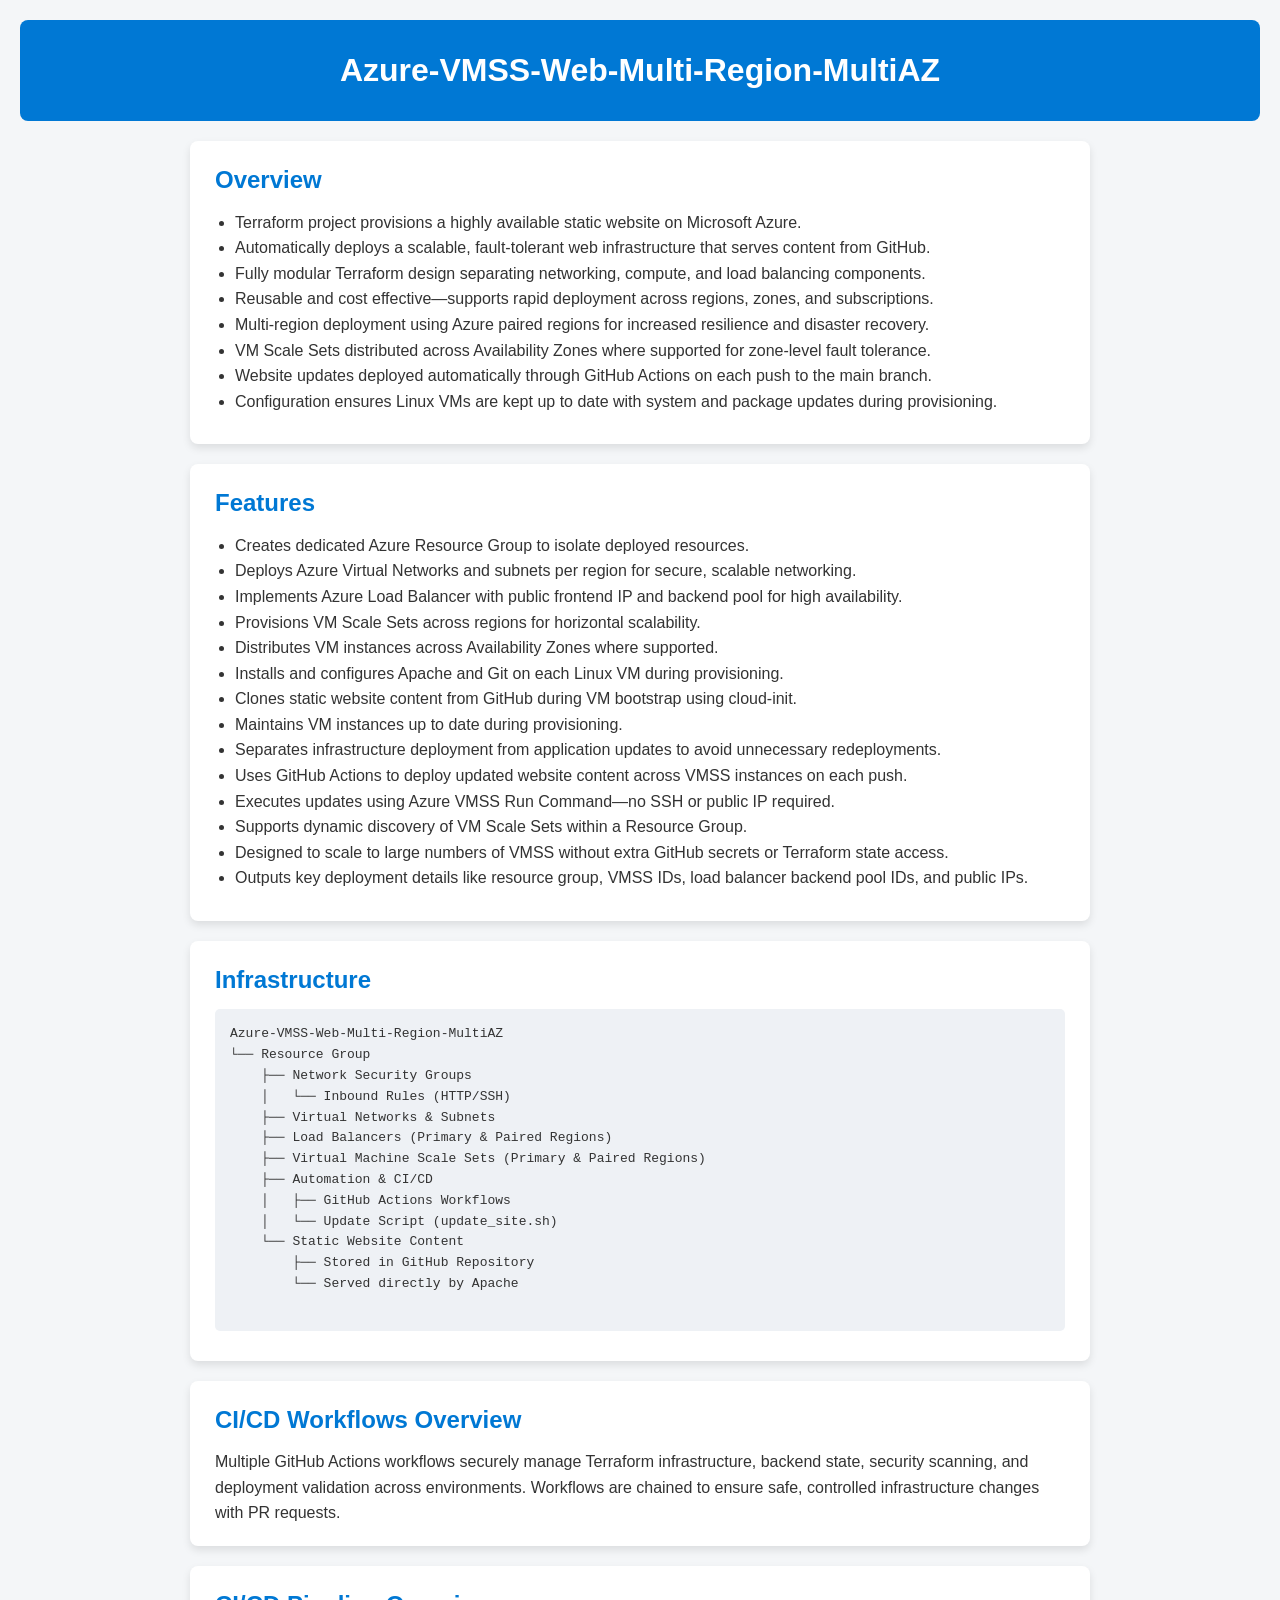
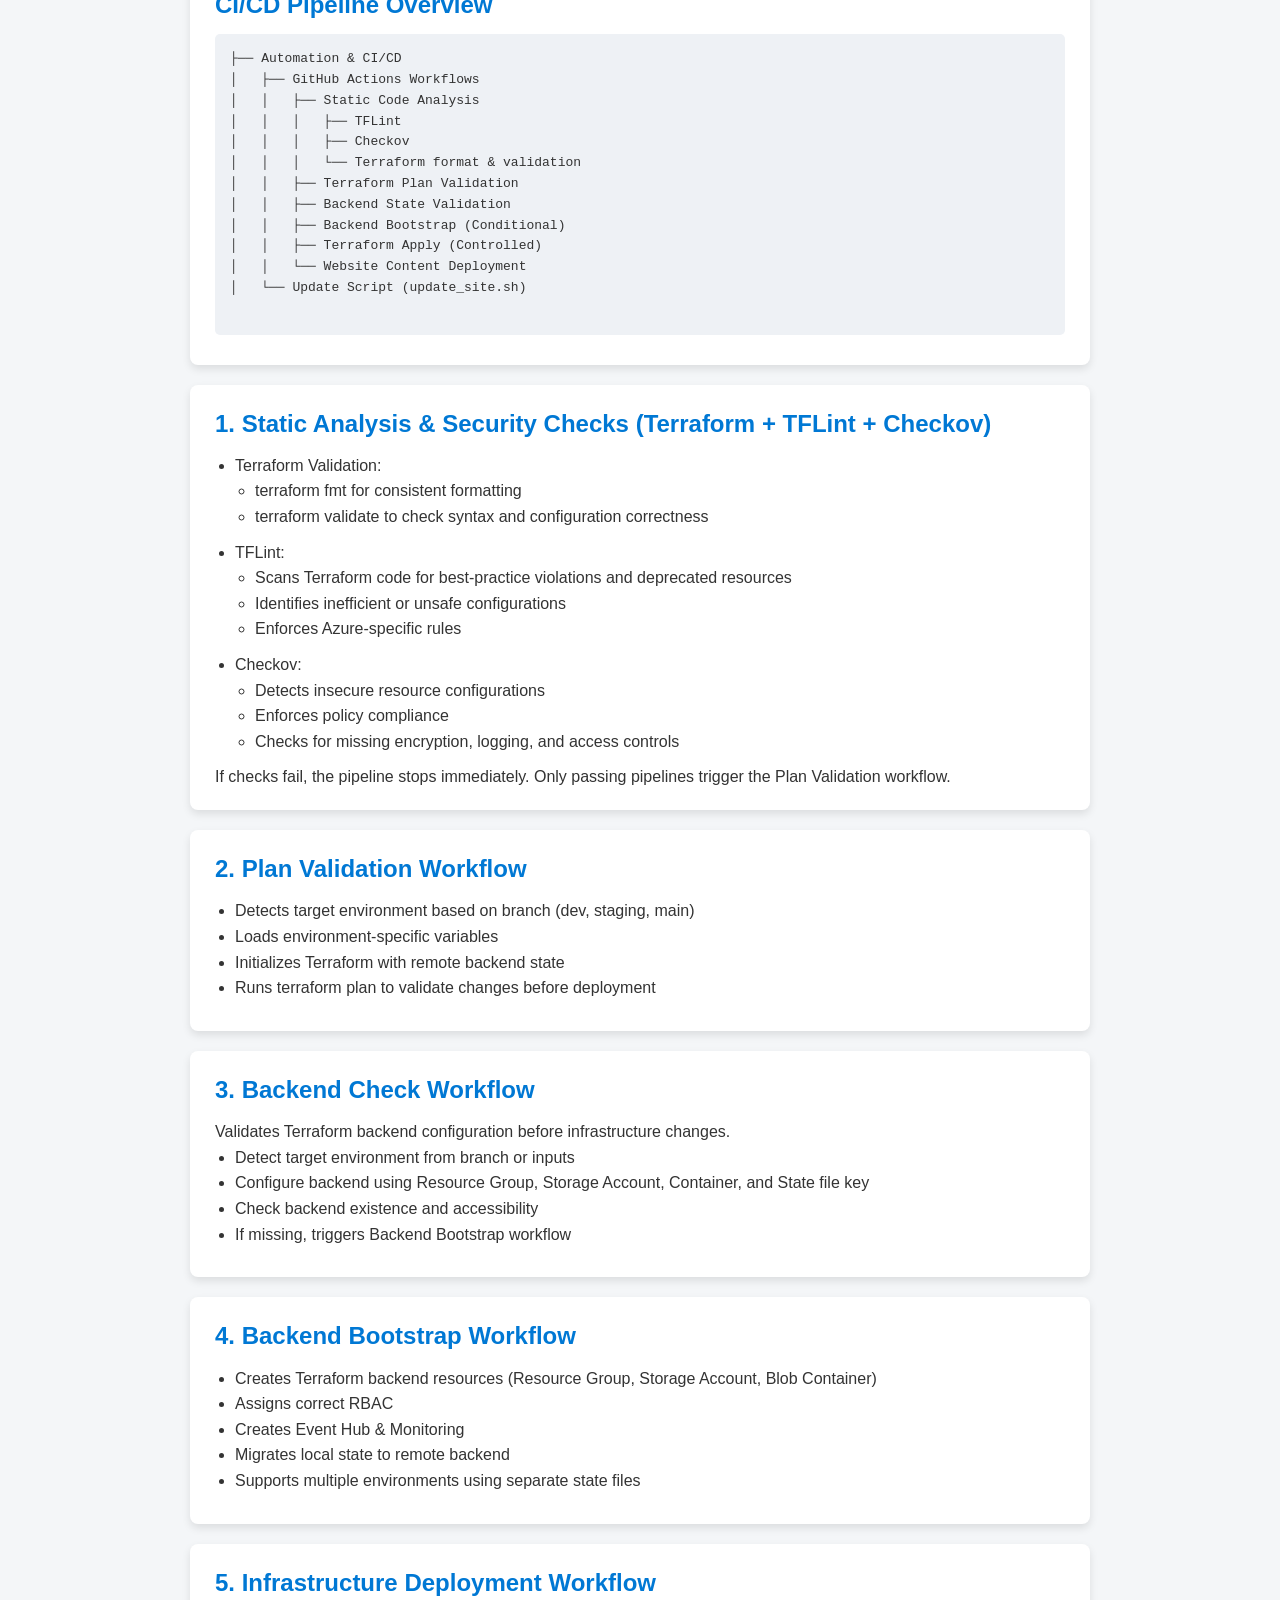
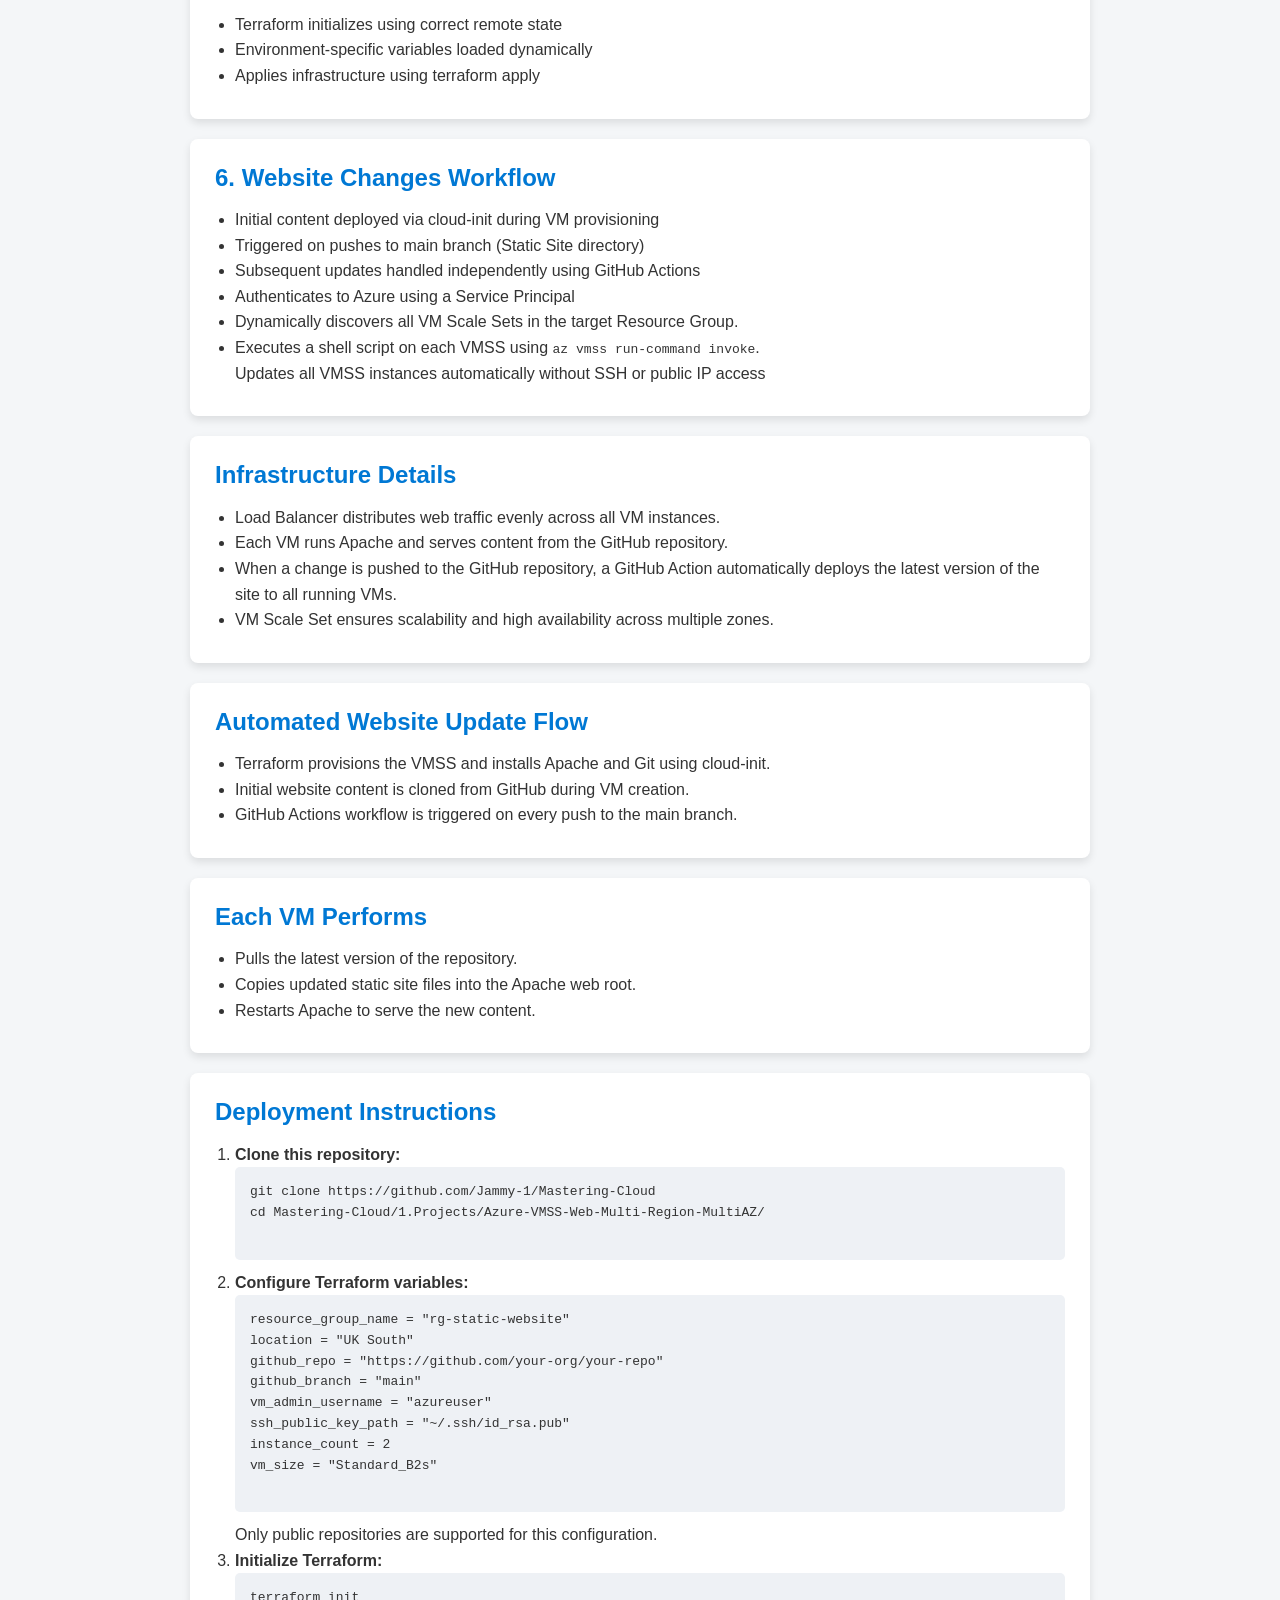
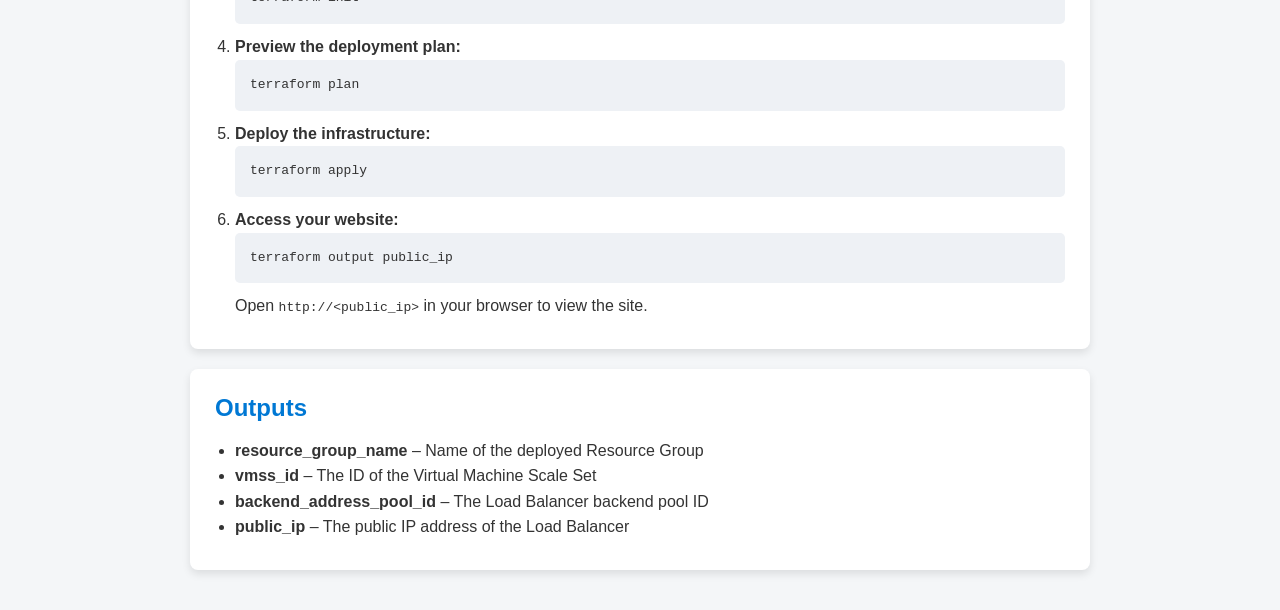
<file: 1.Projects/Azure-VMSS-Web-Multi-Region-MultiAZ/Static-Site/index.html>
<!DOCTYPE html>
<html lang="en">
  <head>
    <meta charset="UTF-8" />
    <meta name="viewport" content="width=device-width, initial-scale=1.0" />
    <title>Azure-VMSS-Web-Multi-Region-MultiAZ</title>
    <link rel="stylesheet" href="styles.css" />
  </head>

  <body>
    <header>
      <h1>Azure-VMSS-Web-Multi-Region-MultiAZ</h1>
    </header>

    <main>
      <section>
        <h2>Overview</h2>
        <ul>
          <li>
            Terraform project provisions a highly available static website on
            Microsoft Azure.
          </li>
          <li>
            Automatically deploys a scalable, fault-tolerant web infrastructure
            that serves content from GitHub.
          </li>
          <li>
            Fully modular Terraform design separating networking, compute, and
            load balancing components.
          </li>
          <li>
            Reusable and cost effective—supports rapid deployment across
            regions, zones, and subscriptions.
          </li>
          <li>
            Multi-region deployment using Azure paired regions for increased
            resilience and disaster recovery.
          </li>
          <li>
            VM Scale Sets distributed across Availability Zones where supported
            for zone-level fault tolerance.
          </li>
          <li>
            Website updates deployed automatically through GitHub Actions on
            each push to the main branch.
          </li>
          <li>
            Configuration ensures Linux VMs are kept up to date with system and
            package updates during provisioning.
          </li>
        </ul>
      </section>

      <section>
        <h2>Features</h2>
        <ul>
          <li>
            Creates dedicated Azure Resource Group to isolate deployed
            resources.
          </li>
          <li>
            Deploys Azure Virtual Networks and subnets per region for secure,
            scalable networking.
          </li>
          <li>
            Implements Azure Load Balancer with public frontend IP and backend
            pool for high availability.
          </li>
          <li>
            Provisions VM Scale Sets across regions for horizontal scalability.
          </li>
          <li>
            Distributes VM instances across Availability Zones where supported.
          </li>
          <li>
            Installs and configures Apache and Git on each Linux VM during
            provisioning.
          </li>
          <li>
            Clones static website content from GitHub during VM bootstrap using
            cloud-init.
          </li>
          <li>Maintains VM instances up to date during provisioning.</li>
          <li>
            Separates infrastructure deployment from application updates to
            avoid unnecessary redeployments.
          </li>
          <li>
            Uses GitHub Actions to deploy updated website content across VMSS
            instances on each push.
          </li>
          <li>
            Executes updates using Azure VMSS Run Command—no SSH or public IP
            required.
          </li>
          <li>
            Supports dynamic discovery of VM Scale Sets within a Resource Group.
          </li>
          <li>
            Designed to scale to large numbers of VMSS without extra GitHub
            secrets or Terraform state access.
          </li>
          <li>
            Outputs key deployment details like resource group, VMSS IDs, load
            balancer backend pool IDs, and public IPs.
          </li>
        </ul>
      </section>

      <section>
        <h2>Infrastructure</h2>
        <pre>
Azure-VMSS-Web-Multi-Region-MultiAZ
└── Resource Group
    ├── Network Security Groups
    │   └── Inbound Rules (HTTP/SSH)
    ├── Virtual Networks & Subnets
    ├── Load Balancers (Primary & Paired Regions)
    ├── Virtual Machine Scale Sets (Primary & Paired Regions)
    ├── Automation & CI/CD
    │   ├── GitHub Actions Workflows
    │   └── Update Script (update_site.sh)
    └── Static Website Content
        ├── Stored in GitHub Repository
        └── Served directly by Apache
        </pre>
      </section>

      <section>
        <h2>CI/CD Workflows Overview</h2>
        <p>
          Multiple GitHub Actions workflows securely manage Terraform
          infrastructure, backend state, security scanning, and deployment
          validation across environments. Workflows are chained to ensure safe,
          controlled infrastructure changes with PR requests.
        </p>
      </section>

      <section>
        <h2>CI/CD Pipeline Overview</h2>
        <pre>
├── Automation & CI/CD
│   ├── GitHub Actions Workflows
│   │   ├── Static Code Analysis
│   │   │   ├── TFLint
│   │   │   ├── Checkov
│   │   │   └── Terraform format & validation
│   │   ├── Terraform Plan Validation
│   │   ├── Backend State Validation
│   │   ├── Backend Bootstrap (Conditional)
│   │   ├── Terraform Apply (Controlled)
│   │   └── Website Content Deployment
│   └── Update Script (update_site.sh)
        </pre>
      </section>

      <section>
        <h2>
          1. Static Analysis & Security Checks (Terraform + TFLint + Checkov)
        </h2>
        <ul>
          <li>
            Terraform Validation:
            <ul>
              <li>terraform fmt for consistent formatting</li>
              <li>
                terraform validate to check syntax and configuration correctness
              </li>
            </ul>
          </li>
          <li>
            TFLint:
            <ul>
              <li>
                Scans Terraform code for best-practice violations and deprecated
                resources
              </li>
              <li>Identifies inefficient or unsafe configurations</li>
              <li>Enforces Azure-specific rules</li>
            </ul>
          </li>
          <li>
            Checkov:
            <ul>
              <li>Detects insecure resource configurations</li>
              <li>Enforces policy compliance</li>
              <li>
                Checks for missing encryption, logging, and access controls
              </li>
            </ul>
          </li>
        </ul>
        <p>
          If checks fail, the pipeline stops immediately. Only passing pipelines
          trigger the Plan Validation workflow.
        </p>
      </section>

      <section>
        <h2>2. Plan Validation Workflow</h2>
        <ul>
          <li>
            Detects target environment based on branch (dev, staging, main)
          </li>
          <li>Loads environment-specific variables</li>
          <li>Initializes Terraform with remote backend state</li>
          <li>Runs terraform plan to validate changes before deployment</li>
        </ul>
      </section>

      <section>
        <h2>3. Backend Check Workflow</h2>
        <p>
          Validates Terraform backend configuration before infrastructure
          changes.
        </p>
        <ul>
          <li>Detect target environment from branch or inputs</li>
          <li>
            Configure backend using Resource Group, Storage Account, Container,
            and State file key
          </li>
          <li>Check backend existence and accessibility</li>
          <li>If missing, triggers Backend Bootstrap workflow</li>
        </ul>
      </section>

      <section>
        <h2>4. Backend Bootstrap Workflow</h2>
        <ul>
          <li>
            Creates Terraform backend resources (Resource Group, Storage
            Account, Blob Container)
          </li>
          <li>Assigns correct RBAC</li>
          <li>Creates Event Hub & Monitoring</li>
          <li>Migrates local state to remote backend</li>
          <li>Supports multiple environments using separate state files</li>
        </ul>
      </section>

      <section>
        <h2>5. Infrastructure Deployment Workflow</h2>
        <ul>
          <li>Terraform initializes using correct remote state</li>
          <li>Environment-specific variables loaded dynamically</li>
          <li>Applies infrastructure using terraform apply</li>
        </ul>
      </section>

      <section>
        <h2>6. Website Changes Workflow</h2>
        <ul>
          <li>
            Initial content deployed via cloud-init during VM provisioning
          </li>
          <li>Triggered on pushes to main branch (Static Site directory)</li>
          <li>Subsequent updates handled independently using GitHub Actions</li>
          <li>Authenticates to Azure using a Service Principal</li>
          <li>
            Dynamically discovers all VM Scale Sets in the target Resource
            Group.</li>
            <li>
            Executes a shell script on each VMSS using
            <code>az vmss run-command invoke</code>.
          </li>
          </li>
            Updates all VMSS instances automatically without SSH or
            public IP access
          </li>
        </ul>
      </section>

      <section>
        <h2>Infrastructure Details</h2>
        <ul>
          <li>
            Load Balancer distributes web traffic evenly across all VM
            instances.
          </li>
          <li>
            Each VM runs Apache and serves content from the GitHub repository.
          </li>
          <li>
            When a change is pushed to the GitHub repository, a GitHub Action
            automatically deploys the latest version of the site to all running
            VMs.
          </li>
          <li>
            VM Scale Set ensures scalability and high availability across
            multiple zones.
          </li>
        </ul>
      </section>

      <section>
        <h2>Automated Website Update Flow</h2>
        <ul>
          <li>
            Terraform provisions the VMSS and installs Apache and Git using
            cloud-init.
          </li>
          <li>
            Initial website content is cloned from GitHub during VM creation.
          </li>
          <li>
            GitHub Actions workflow is triggered on every push to the main
            branch.
          </li>
        </ul>
      </section>

      <section>
        <h2>Each VM Performs</h2>
        <ul>
          <li>Pulls the latest version of the repository.</li>
          <li>Copies updated static site files into the Apache web root.</li>
          <li>Restarts Apache to serve the new content.</li>
        </ul>
      </section>

      <section>
        <h2>Deployment Instructions</h2>
        <ol>
          <li>
            <strong>Clone this repository:</strong>
            <pre>
git clone https://github.com/Jammy-1/Mastering-Cloud
cd Mastering-Cloud/1.Projects/Azure-VMSS-Web-Multi-Region-MultiAZ/
      </pre
            >
          </li>
          <li>
            <strong>Configure Terraform variables:</strong>
            <pre>
resource_group_name = "rg-static-website"
location = "UK South"
github_repo = "https://github.com/your-org/your-repo"
github_branch = "main"
vm_admin_username = "azureuser"
ssh_public_key_path = "~/.ssh/id_rsa.pub"
instance_count = 2
vm_size = "Standard_B2s"
      </pre
            >
            <p>
              Only public repositories are supported for this configuration.
            </p>
          </li>
          <li>
            <strong>Initialize Terraform:</strong>
            <pre>terraform init</pre>
          </li>
          <li>
            <strong>Preview the deployment plan:</strong>
            <pre>terraform plan</pre>
          </li>
          <li>
            <strong>Deploy the infrastructure:</strong>
            <pre>terraform apply</pre>
          </li>
          <li>
            <strong>Access your website:</strong>
            <pre>terraform output public_ip</pre>
            <p>
              Open <code>http://&lt;public_ip&gt;</code> in your browser to view
              the site.
            </p>
          </li>
        </ol>
      </section>

      <section>
        <h2>Outputs</h2>
        <ul>
          <li>
            <strong>resource_group_name</strong> – Name of the deployed Resource
            Group
          </li>
          <li>
            <strong>vmss_id</strong> – The ID of the Virtual Machine Scale Set
          </li>
          <li>
            <strong>backend_address_pool_id</strong> – The Load Balancer backend
            pool ID
          </li>
          <li>
            <strong>public_ip</strong> – The public IP address of the Load
            Balancer
          </li>
        </ul>
      </section>
    </main>
  </body>
</html>
</file>
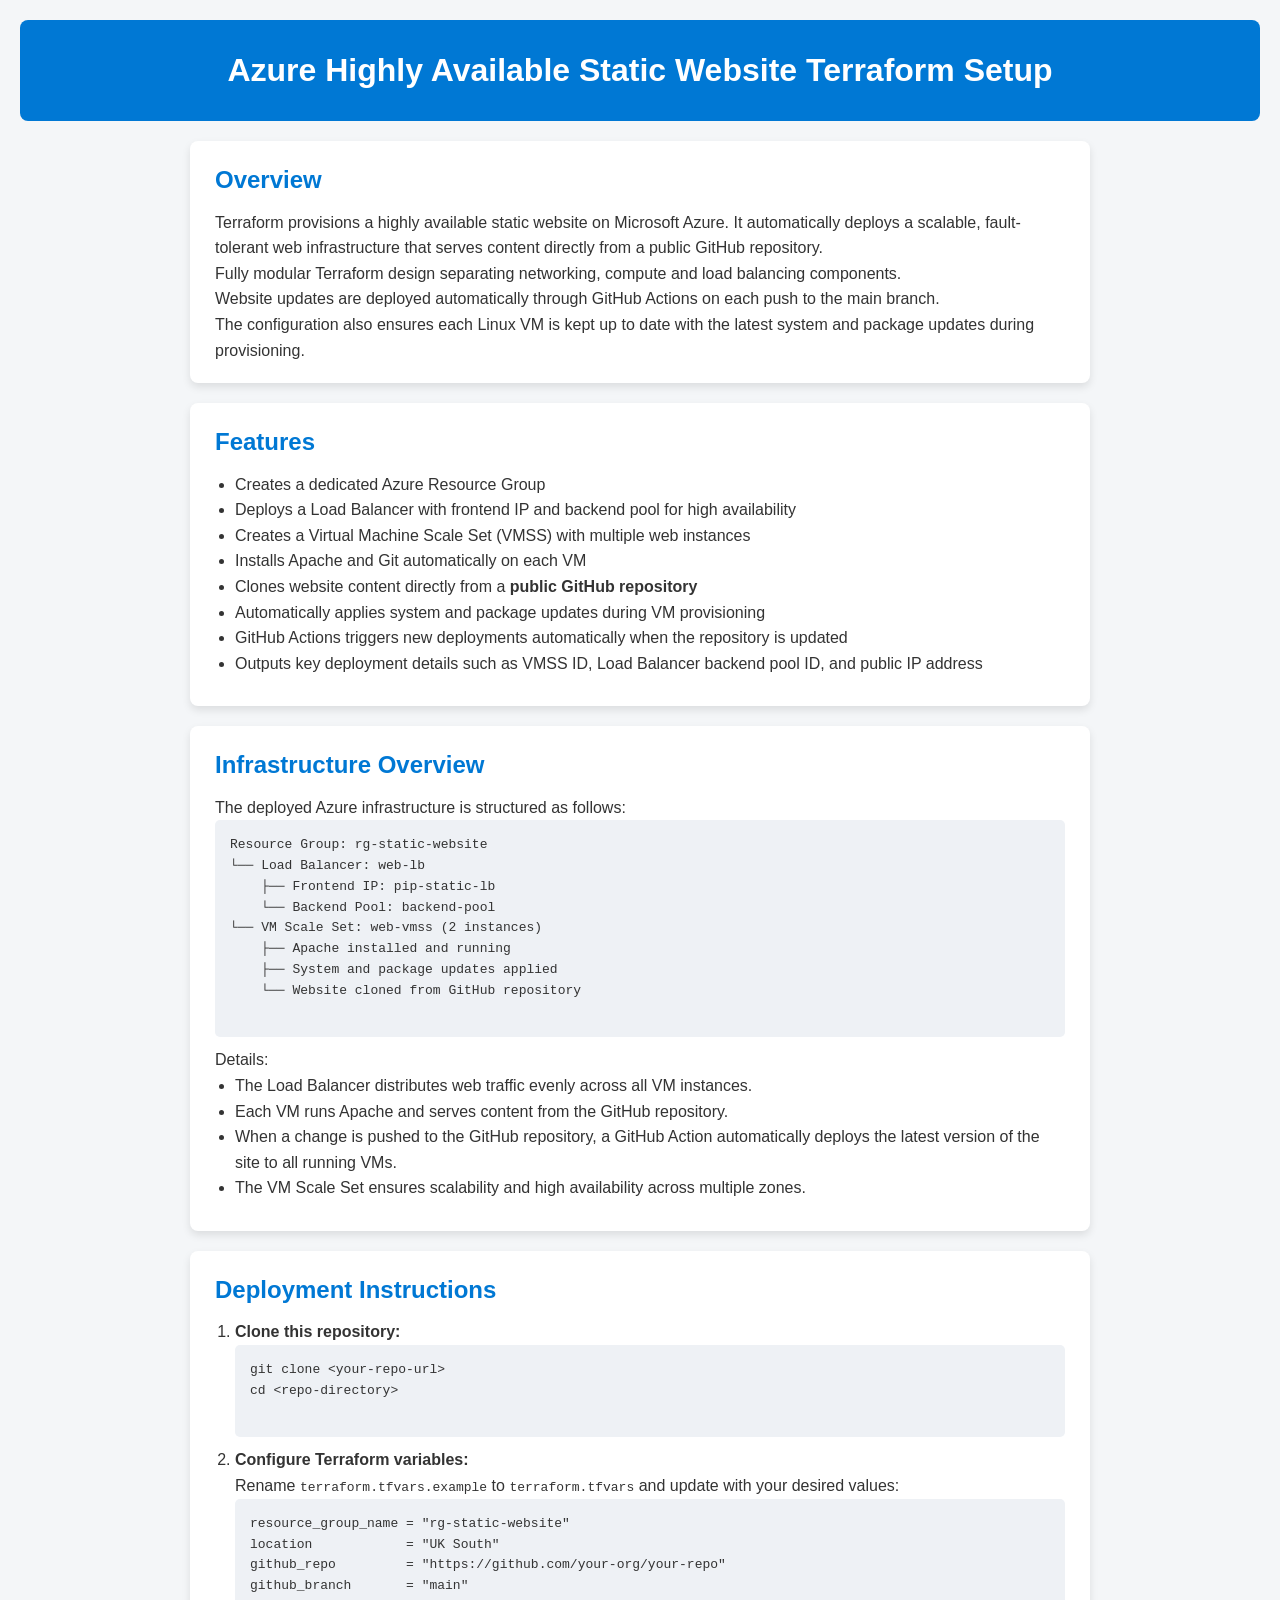
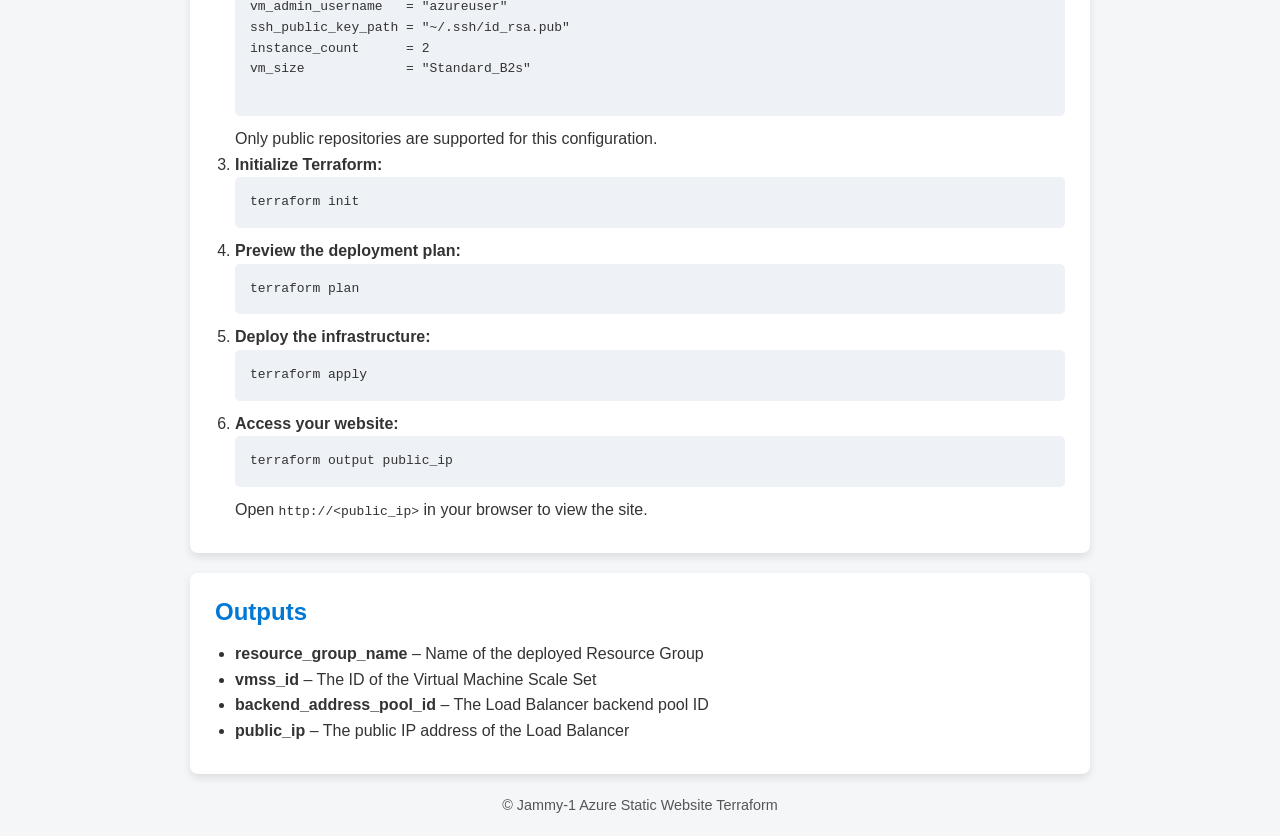
<file: 1.Projects/Azure-Web-Server-Multi-Region-MultiAZ/Static Site/index.html>
<!DOCTYPE html>
<html lang="en">
  <head>
    <meta charset="UTF-8" />
    <meta name="viewport" content="width=device-width, initial-scale=1.0" />
    <title>Azure Highly Available Static Website</title>
    <link rel="stylesheet" href="styles.css" />
  </head>

  <body>
    <header>
      <h1>Azure Highly Available Static Website Terraform Setup</h1>
    </header>

    <main>
      <section>
        <h2>Overview</h2>
        <p>
          Terraform provisions a highly available static website
          on Microsoft Azure. It automatically deploys a scalable, fault-tolerant web
          infrastructure that serves content directly from a public GitHub repository.
        </p>
        <p> Fully modular Terraform design separating networking, compute and load
            balancing components.
          </p>
        <p>
          Website updates are deployed automatically through GitHub Actions
          on each push to the main branch.
          <p>
          The configuration also ensures each Linux VM is kept up to date with the latest
          system and package updates during provisioning.
        </p>
      </section>

      <section>
        <h2>Features</h2>
        <ul>
          <li>Creates a dedicated Azure Resource Group</li>
          <li>
            Deploys a Load Balancer with frontend IP and backend pool for high availability
          </li>
          <li>Creates a Virtual Machine Scale Set (VMSS) with multiple web instances</li>
          <li>Installs Apache and Git automatically on each VM</li>
          <li>Clones website content directly from a <strong>public GitHub repository</strong></li>
          <li>Automatically applies system and package updates during VM provisioning</li>
          <li>
            GitHub Actions triggers new deployments automatically when the repository is updated
          </li>
          <li>
            Outputs key deployment details such as VMSS ID, Load Balancer backend pool ID,
            and public IP address
          </li>
        </ul>
      </section>

      <Infrastructure Section -->
      <section>
        <h2>Infrastructure Overview</h2>
        <p>The deployed Azure infrastructure is structured as follows:</p>
        <pre>
Resource Group: rg-static-website
└── Load Balancer: web-lb
    ├── Frontend IP: pip-static-lb
    └── Backend Pool: backend-pool
└── VM Scale Set: web-vmss (2 instances)
    ├── Apache installed and running
    ├── System and package updates applied
    └── Website cloned from GitHub repository
        </pre>

        <p>Details:</p>
        <ul>
          <li>The Load Balancer distributes web traffic evenly across all VM instances.</li>
          <li>Each VM runs Apache and serves content from the GitHub repository.</li>
          <li>
            When a change is pushed to the GitHub repository, a GitHub Action automatically
            deploys the latest version of the site to all running VMs.
          </li>
          <li>
            The VM Scale Set ensures scalability and high availability across multiple zones.
          </li>
        </ul>
      </section>

      <section>
        <h2>Deployment Instructions</h2>
        <ol>
          <li>
            <strong>Clone this repository:</strong>
            <pre>
git clone &lt;your-repo-url&gt;
cd &lt;repo-directory&gt;
            </pre>
          </li>

          <li>
            <strong>Configure Terraform variables:</strong>
            <p>
              Rename <code>terraform.tfvars.example</code> to
              <code>terraform.tfvars</code> and update with your desired values:
            </p>
            <pre>
resource_group_name = "rg-static-website"
location            = "UK South"
github_repo         = "https://github.com/your-org/your-repo"
github_branch       = "main"
vm_admin_username   = "azureuser"
ssh_public_key_path = "~/.ssh/id_rsa.pub"
instance_count      = 2
vm_size             = "Standard_B2s"
            </pre>
            <p>
              Only public repositories are supported for this configuration.
            </p>
          </li>

          <li>
            <strong>Initialize Terraform:</strong>
            <pre>terraform init</pre>
          </li>

          <li>
            <strong>Preview the deployment plan:</strong>
            <pre>terraform plan</pre>
          </li>

          <li>
            <strong>Deploy the infrastructure:</strong>
            <pre>terraform apply</pre>
          </li>

          <li>
            <strong>Access your website:</strong>
            <pre>terraform output public_ip</pre>
            <p>Open <code>http://&lt;public_ip&gt;</code> in your browser to view the site.</p>
          </li>
        </ol>
      </section>

      <section>
        <h2>Outputs</h2>
        <ul>
          <li><strong>resource_group_name</strong> – Name of the deployed Resource Group</li>
          <li><strong>vmss_id</strong> – The ID of the Virtual Machine Scale Set</li>
          <li><strong>backend_address_pool_id</strong> – The Load Balancer backend pool ID</li>
          <li><strong>public_ip</strong> – The public IP address of the Load Balancer</li>
        </ul>
      </section>
    </main>

    <footer>
      <p>&copy; Jammy-1 Azure Static Website Terraform</p>
    </footer>
  </body>
</html>
</file>
<file: 1.Projects/Azure-VMSS-Web-Multi-Region-MultiAZ/Static-Site/styles.css>
body,
h1,
h2,
p,
ul,
ol,
pre {
  margin: 0;
  padding: 0;
  box-sizing: border-box;
}

body {
  font-family: "Segoe UI", Tahoma, Geneva, Verdana, sans-serif;
  background-color: #f4f6f8;
  color: #333;
  line-height: 1.6;
  padding: 20px;
}

header {
  text-align: center;
  background-color: #0078d4;
  color: white;
  padding: 25px 20px;
  border-radius: 8px;
  margin-bottom: 20px;
}

header h1 {
  font-size: 2em;
}

main {
  max-width: 900px;
  margin: 0 auto;
}

section {
  background-color: white;
  padding: 20px 25px;
  margin-bottom: 20px;
  border-radius: 8px;
  box-shadow: 0 4px 8px rgba(0, 0, 0, 0.1);
}

section h2 {
  color: #0078d4;
  margin-bottom: 10px;
}

ul,
ol {
  margin-left: 20px;
  margin-bottom: 10px;
}

pre {
  background-color: #eef1f5;
  padding: 15px;
  border-radius: 5px;
  overflow-x: auto;
  margin-bottom: 10px;
}

footer {
  text-align: center;
  font-size: 0.9em;
  color: #555;
  margin-top: 20px;
}
</file>
<file: 1.Projects/Azure-Web-Server-Multi-Region-MultiAZ/Static Site/styles.css>
body,
h1,
h2,
p,
ul,
ol,
pre {
  margin: 0;
  padding: 0;
  box-sizing: border-box;
}

body {
  font-family: "Segoe UI", Tahoma, Geneva, Verdana, sans-serif;
  background-color: #f4f6f8;
  color: #333;
  line-height: 1.6;
  padding: 20px;
}

header {
  text-align: center;
  background-color: #0078d4;
  color: white;
  padding: 25px 20px;
  border-radius: 8px;
  margin-bottom: 20px;
}

header h1 {
  font-size: 2em;
}

main {
  max-width: 900px;
  margin: 0 auto;
}

section {
  background-color: white;
  padding: 20px 25px;
  margin-bottom: 20px;
  border-radius: 8px;
  box-shadow: 0 4px 8px rgba(0, 0, 0, 0.1);
}

section h2 {
  color: #0078d4;
  margin-bottom: 10px;
}

ul,
ol {
  margin-left: 20px;
  margin-bottom: 10px;
}

pre {
  background-color: #eef1f5;
  padding: 15px;
  border-radius: 5px;
  overflow-x: auto;
  margin-bottom: 10px;
}

footer {
  text-align: center;
  font-size: 0.9em;
  color: #555;
  margin-top: 20px;
}
</file>
